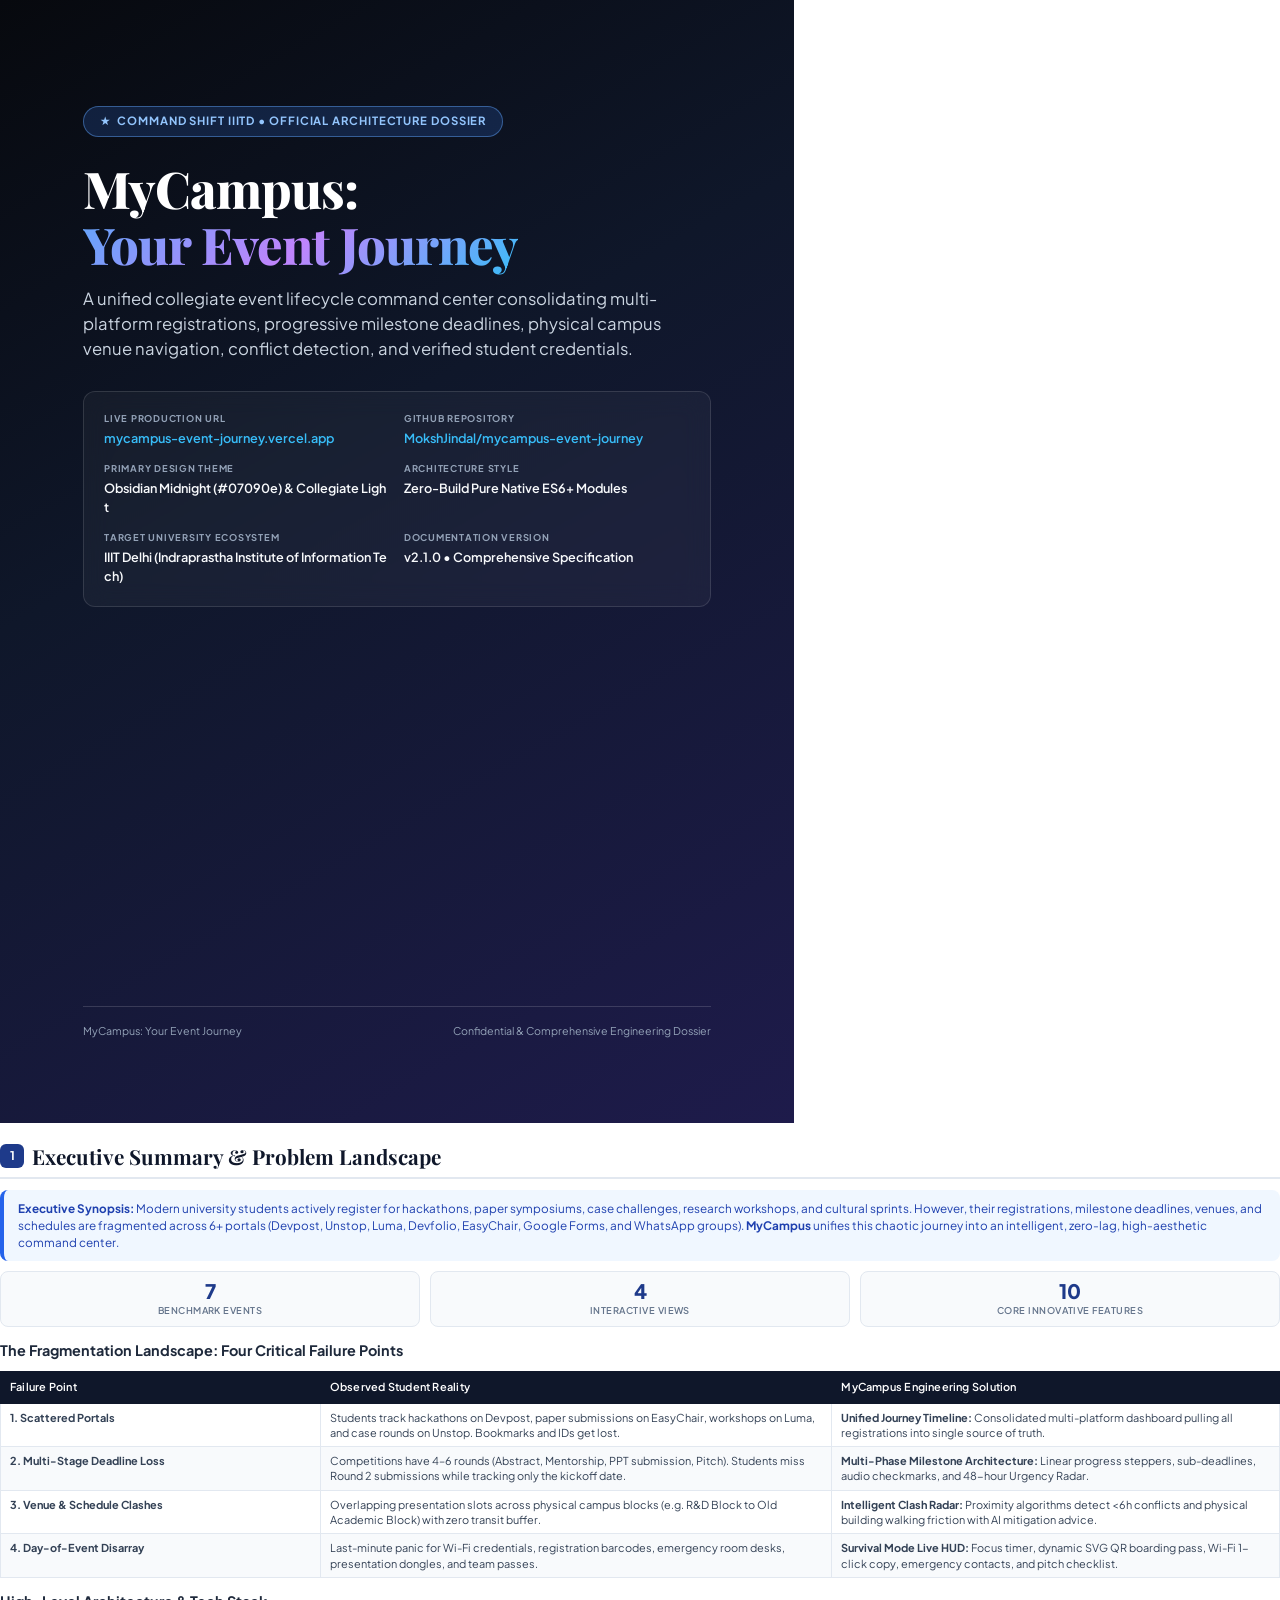
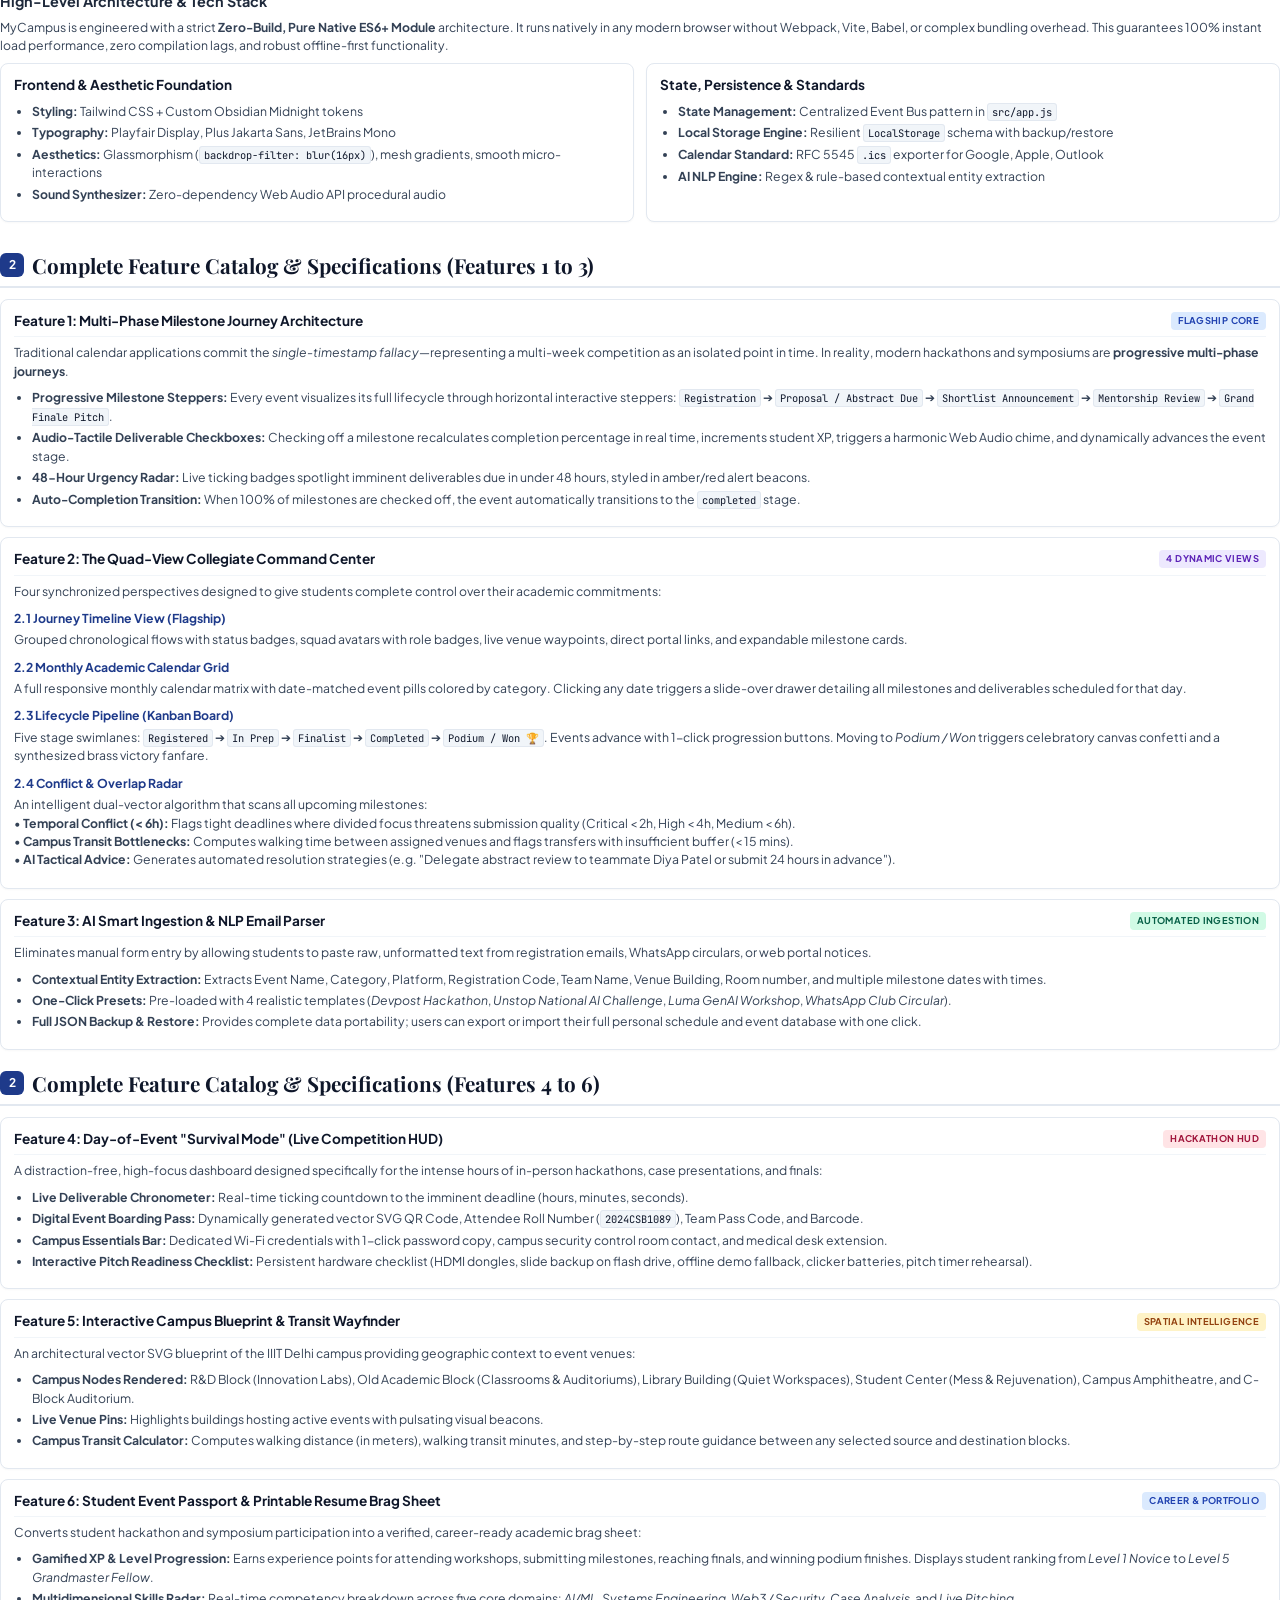
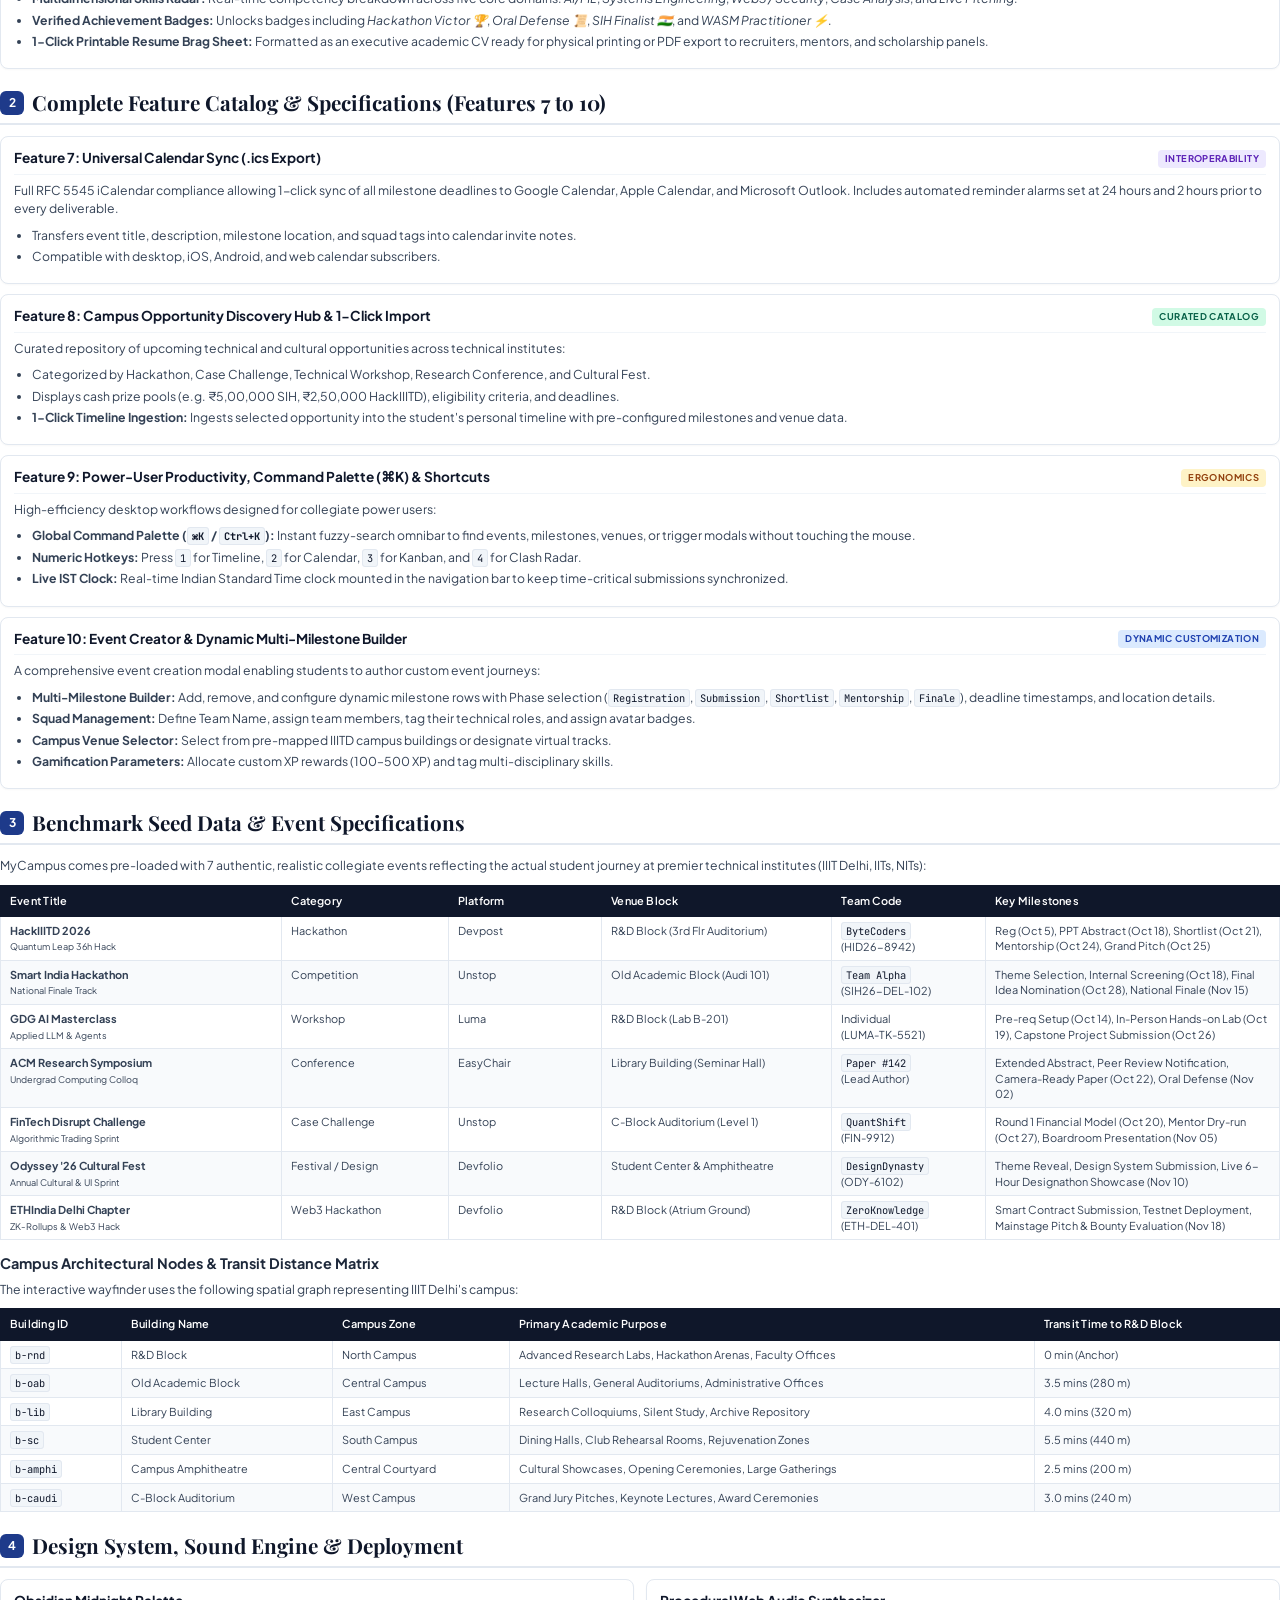
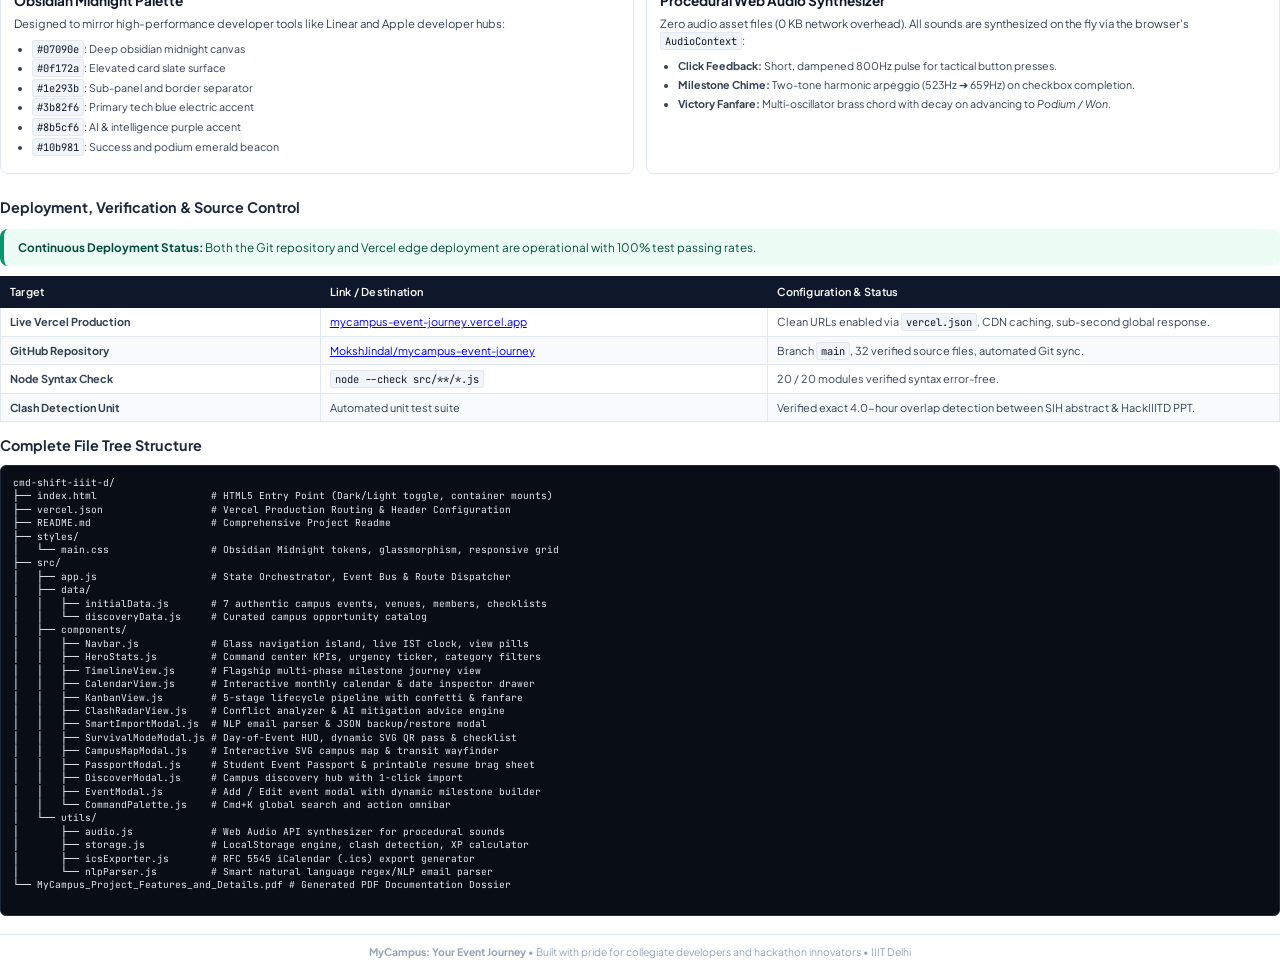
<file: MyCampus_Documentation.html>
<!DOCTYPE html>
<html lang="en">
<head>
  <meta charset="UTF-8" />
  <title>MyCampus: Your Event Journey — Comprehensive Feature & Architecture Documentation</title>
  <style>
    @import url('https://fonts.googleapis.com/css2?family=Plus+Jakarta+Sans:wght@300;400;500;600;700;800&family=Playfair+Display:ital,wght@0,600;0,700;0,800;1,600&family=JetBrains+Mono:wght@400;500;600;700&display=swap');

    @page {
      size: A4;
      margin: 14mm 16mm 16mm 16mm;
      @bottom-right {
        content: "Page " counter(page);
        font-family: 'Plus Jakarta Sans', sans-serif;
        font-size: 8pt;
        font-weight: 500;
        color: #64748b;
      }
      @bottom-left {
        content: "MyCampus: Your Event Journey • Architecture & Feature Dossier";
        font-family: 'Plus Jakarta Sans', sans-serif;
        font-size: 8pt;
        font-weight: 500;
        color: #64748b;
      }
    }

    @page :first {
      margin: 0;
      @bottom-right { content: none; }
      @bottom-left { content: none; }
    }

    * {
      box-sizing: border-box;
      margin: 0;
      padding: 0;
      -webkit-print-color-adjust: exact !important;
      print-color-adjust: exact !important;
    }

    body {
      font-family: 'Plus Jakarta Sans', -apple-system, BlinkMacSystemFont, 'Segoe UI', Roboto, Helvetica, Arial, sans-serif;
      color: #0f172a;
      background-color: #ffffff;
      font-size: 9.2pt;
      line-height: 1.5;
    }

    /* Page Breaks */
    .page-break {
      page-break-before: always;
      break-before: page;
    }

    .no-break {
      page-break-inside: avoid;
      break-inside: avoid;
    }

    /* Cover Page (Full Bleed Edge-to-Edge) */
    .cover {
      width: 210mm;
      height: 297mm;
      padding: 28mm 22mm 22mm 22mm;
      background: linear-gradient(150deg, #07090e 0%, #0f172a 40%, #1e1b4b 100%);
      color: #ffffff;
      display: flex;
      flex-direction: column;
      justify-content: space-between;
      page-break-after: always;
      break-after: page;
    }

    .cover-top {
      display: flex;
      flex-direction: column;
    }

    .cover-badge {
      display: inline-flex;
      align-items: center;
      gap: 6px;
      padding: 6px 16px;
      background: rgba(59, 130, 246, 0.18);
      border: 1px solid rgba(96, 165, 250, 0.45);
      color: #93c5fd;
      border-radius: 9999px;
      font-size: 8.5pt;
      font-weight: 700;
      letter-spacing: 0.08em;
      text-transform: uppercase;
      margin-bottom: 24px;
      align-self: flex-start;
    }

    .cover h1 {
      font-family: 'Playfair Display', Georgia, serif;
      font-size: 38pt;
      line-height: 1.1;
      font-weight: 800;
      letter-spacing: -0.02em;
      color: #ffffff;
      margin-bottom: 14px;
    }

    .cover-gradient-text {
      background: linear-gradient(135deg, #60a5fa 0%, #c084fc 50%, #38bdf8 100%);
      -webkit-background-clip: text;
      -webkit-text-fill-color: transparent;
    }

    .cover-subtitle {
      font-size: 12.5pt;
      color: #cbd5e1;
      font-weight: 400;
      max-width: 620px;
      line-height: 1.5;
      margin-bottom: 30px;
    }

    .cover-meta-grid {
      display: grid;
      grid-template-columns: repeat(2, 1fr);
      gap: 14px;
      padding: 20px;
      background: rgba(255, 255, 255, 0.04);
      border: 1px solid rgba(255, 255, 255, 0.12);
      border-radius: 12px;
      backdrop-filter: blur(12px);
    }

    .cover-meta-item {
      display: flex;
      flex-direction: column;
    }

    .cover-meta-label {
      font-size: 7pt;
      text-transform: uppercase;
      letter-spacing: 0.08em;
      color: #94a3b8;
      font-weight: 700;
      margin-bottom: 3px;
    }

    .cover-meta-val {
      font-size: 9.5pt;
      color: #f8fafc;
      font-weight: 600;
      word-break: break-all;
    }

    .cover-meta-val a {
      color: #38bdf8;
      text-decoration: none;
    }

    .cover-footer {
      border-top: 1px solid rgba(255, 255, 255, 0.15);
      padding-top: 16px;
      display: flex;
      justify-content: space-between;
      align-items: center;
      font-size: 8pt;
      color: #94a3b8;
    }

    /* Headings */
    h2 {
      font-family: 'Playfair Display', Georgia, serif;
      font-size: 15.5pt;
      font-weight: 700;
      color: #0f172a;
      border-bottom: 2px solid #e2e8f0;
      padding-bottom: 5px;
      margin-top: 18px;
      margin-bottom: 11px;
      display: flex;
      align-items: center;
      gap: 8px;
    }

    h2 .section-num {
      display: inline-flex;
      align-items: center;
      justify-content: center;
      width: 24px;
      height: 24px;
      background: #1e3a8a;
      color: white;
      font-size: 9pt;
      font-family: 'Plus Jakarta Sans', sans-serif;
      font-weight: 700;
      border-radius: 6px;
    }

    h3 {
      font-family: 'Plus Jakarta Sans', sans-serif;
      font-size: 10.8pt;
      font-weight: 700;
      color: #1e293b;
      margin-top: 13px;
      margin-bottom: 5px;
    }

    h4 {
      font-size: 9.2pt;
      font-weight: 700;
      color: #334155;
      margin-top: 9px;
      margin-bottom: 3px;
    }

    p {
      margin-bottom: 8px;
      color: #334155;
    }

    /* Executive Callout Boxes */
    .callout {
      padding: 10px 14px;
      border-radius: 8px;
      margin: 10px 0;
      font-size: 8.8pt;
      border-left: 4px solid;
      line-height: 1.45;
    }

    .callout-blue {
      background: #f0f7ff;
      border-left-color: #2563eb;
      color: #1e40af;
    }

    .callout-purple {
      background: #faf5ff;
      border-left-color: #9333ea;
      color: #581c87;
    }

    .callout-amber {
      background: #fffbeb;
      border-left-color: #d97706;
      color: #78350f;
    }

    .callout-emerald {
      background: #ecfdf5;
      border-left-color: #059669;
      color: #064e3b;
    }

    /* Feature Cards */
    .feature-card {
      border: 1px solid #e2e8f0;
      border-radius: 8px;
      padding: 11px 13px;
      margin-bottom: 10px;
      background: #ffffff;
      box-shadow: 0 1px 2px rgba(0,0,0,0.03);
      page-break-inside: avoid;
      break-inside: avoid;
    }

    .feature-card-header {
      display: flex;
      justify-content: space-between;
      align-items: center;
      margin-bottom: 6px;
      border-bottom: 1px solid #f1f5f9;
      padding-bottom: 5px;
    }

    .feature-title {
      font-size: 10.2pt;
      font-weight: 700;
      color: #0f172a;
    }

    .feature-tag {
      display: inline-block;
      padding: 2px 7px;
      border-radius: 4px;
      font-size: 7pt;
      font-weight: 700;
      text-transform: uppercase;
      letter-spacing: 0.04em;
    }

    .tag-primary { background: #dbeafe; color: #1e40af; }
    .tag-purple { background: #ede9fe; color: #5b21b6; }
    .tag-emerald { background: #d1fae5; color: #065f46; }
    .tag-amber { background: #fef3c7; color: #92400e; }
    .tag-rose { background: #ffe4e6; color: #9f1239; }

    /* Tables */
    table {
      width: 100%;
      border-collapse: collapse;
      margin: 10px 0 13px 0;
      font-size: 8.2pt;
      page-break-inside: avoid;
      break-inside: avoid;
    }

    th {
      background-color: #0f172a;
      color: #ffffff;
      text-align: left;
      padding: 7px 9px;
      font-weight: 600;
      letter-spacing: 0.02em;
      border: 1px solid #0f172a;
    }

    td {
      padding: 6px 9px;
      border: 1px solid #e2e8f0;
      color: #334155;
      vertical-align: top;
      line-height: 1.4;
    }

    tr:nth-child(even) td {
      background-color: #f8fafc;
    }

    /* Lists */
    ul, ol {
      margin-left: 18px;
      margin-bottom: 7px;
      color: #334155;
    }

    li {
      margin-bottom: 3px;
    }

    /* Code & Tokens */
    code {
      font-family: 'JetBrains Mono', monospace;
      font-size: 7.8pt;
      background-color: #f1f5f9;
      color: #0f172a;
      padding: 1px 4px;
      border-radius: 3px;
      border: 1px solid #e2e8f0;
    }

    pre {
      font-family: 'JetBrains Mono', monospace;
      font-size: 7.2pt;
      background: #090d16;
      color: #e2e8f0;
      padding: 10px 12px;
      border-radius: 6px;
      overflow-x: auto;
      margin: 8px 0;
      line-height: 1.4;
      page-break-inside: avoid;
      break-inside: avoid;
      border: 1px solid #1e293b;
    }

    /* Grid layouts */
    .grid-2 {
      display: grid;
      grid-template-columns: 1fr 1fr;
      gap: 12px;
      margin: 9px 0;
      page-break-inside: avoid;
      break-inside: avoid;
    }

    .grid-3 {
      display: grid;
      grid-template-columns: repeat(3, 1fr);
      gap: 10px;
      margin: 9px 0;
      page-break-inside: avoid;
      break-inside: avoid;
    }

    .stat-pill {
      background: #f8fafc;
      border: 1px solid #e2e8f0;
      border-radius: 8px;
      padding: 8px 10px;
      text-align: center;
    }

    .stat-pill-num {
      font-size: 15pt;
      font-weight: 800;
      color: #1e3a8a;
      line-height: 1.1;
      margin-bottom: 2px;
    }

    .stat-pill-label {
      font-size: 7pt;
      font-weight: 600;
      color: #64748b;
      text-transform: uppercase;
      letter-spacing: 0.05em;
    }

    .footer-note {
      margin-top: 18px;
      padding-top: 9px;
      border-top: 1px solid #e2e8f0;
      font-size: 7.8pt;
      color: #94a3b8;
      text-align: center;
    }
  </style>
</head>
<body>

  <!-- ==================== COVER PAGE (Full Bleed) ==================== -->
  <div class="cover">
    <div class="cover-top">
      <div class="cover-badge">
        <span>★</span> Command Shift IIITD • Official Architecture Dossier
      </div>
      <h1>MyCampus:<br/><span class="cover-gradient-text">Your Event Journey</span></h1>
      <div class="cover-subtitle">
        A unified collegiate event lifecycle command center consolidating multi-platform registrations, progressive milestone deadlines, physical campus venue navigation, conflict detection, and verified student credentials.
      </div>

      <div class="cover-meta-grid">
        <div class="cover-meta-item">
          <span class="cover-meta-label">Live Production URL</span>
          <span class="cover-meta-val"><a href="https://mycampus-event-journey.vercel.app">mycampus-event-journey.vercel.app</a></span>
        </div>
        <div class="cover-meta-item">
          <span class="cover-meta-label">GitHub Repository</span>
          <span class="cover-meta-val"><a href="https://github.com/MokshJindal/mycampus-event-journey">MokshJindal/mycampus-event-journey</a></span>
        </div>
        <div class="cover-meta-item">
          <span class="cover-meta-label">Primary Design Theme</span>
          <span class="cover-meta-val">Obsidian Midnight (#07090e) & Collegiate Light</span>
        </div>
        <div class="cover-meta-item">
          <span class="cover-meta-label">Architecture Style</span>
          <span class="cover-meta-val">Zero-Build Pure Native ES6+ Modules</span>
        </div>
        <div class="cover-meta-item">
          <span class="cover-meta-label">Target University Ecosystem</span>
          <span class="cover-meta-val">IIIT Delhi (Indraprastha Institute of Information Tech)</span>
        </div>
        <div class="cover-meta-item">
          <span class="cover-meta-label">Documentation Version</span>
          <span class="cover-meta-val">v2.1.0 • Comprehensive Specification</span>
        </div>
      </div>
    </div>

    <div class="cover-footer">
      <span>MyCampus: Your Event Journey</span>
      <span>Confidential & Comprehensive Engineering Dossier</span>
    </div>
  </div>

  <!-- ==================== EXECUTIVE SUMMARY ==================== -->
  <div class="page-break"></div>

  <h2><span class="section-num">1</span> Executive Summary & Problem Landscape</h2>

  <div class="callout callout-blue">
    <strong>Executive Synopsis:</strong> Modern university students actively register for hackathons, paper symposiums, case challenges, research workshops, and cultural sprints. However, their registrations, milestone deadlines, venues, and schedules are fragmented across 6+ portals (Devpost, Unstop, Luma, Devfolio, EasyChair, Google Forms, and WhatsApp groups). <strong>MyCampus</strong> unifies this chaotic journey into an intelligent, zero-lag, high-aesthetic command center.
  </div>

  <div class="grid-3">
    <div class="stat-pill">
      <div class="stat-pill-num">7</div>
      <div class="stat-pill-label">Benchmark Events</div>
    </div>
    <div class="stat-pill">
      <div class="stat-pill-num">4</div>
      <div class="stat-pill-label">Interactive Views</div>
    </div>
    <div class="stat-pill">
      <div class="stat-pill-num">10</div>
      <div class="stat-pill-label">Core Innovative Features</div>
    </div>
  </div>

  <h3>The Fragmentation Landscape: Four Critical Failure Points</h3>
  <table>
    <thead>
      <tr>
        <th style="width: 25%;">Failure Point</th>
        <th style="width: 40%;">Observed Student Reality</th>
        <th style="width: 35%;">MyCampus Engineering Solution</th>
      </tr>
    </thead>
    <tbody>
      <tr>
        <td><strong>1. Scattered Portals</strong></td>
        <td>Students track hackathons on Devpost, paper submissions on EasyChair, workshops on Luma, and case rounds on Unstop. Bookmarks and IDs get lost.</td>
        <td><strong>Unified Journey Timeline:</strong> Consolidated multi-platform dashboard pulling all registrations into single source of truth.</td>
      </tr>
      <tr>
        <td><strong>2. Multi-Stage Deadline Loss</strong></td>
        <td>Competitions have 4–6 rounds (Abstract, Mentorship, PPT submission, Pitch). Students miss Round 2 submissions while tracking only the kickoff date.</td>
        <td><strong>Multi-Phase Milestone Architecture:</strong> Linear progress steppers, sub-deadlines, audio checkmarks, and 48-hour Urgency Radar.</td>
      </tr>
      <tr>
        <td><strong>3. Venue & Schedule Clashes</strong></td>
        <td>Overlapping presentation slots across physical campus blocks (e.g. R&D Block to Old Academic Block) with zero transit buffer.</td>
        <td><strong>Intelligent Clash Radar:</strong> Proximity algorithms detect &lt;6h conflicts and physical building walking friction with AI mitigation advice.</td>
      </tr>
      <tr>
        <td><strong>4. Day-of-Event Disarray</strong></td>
        <td>Last-minute panic for Wi-Fi credentials, registration barcodes, emergency room desks, presentation dongles, and team passes.</td>
        <td><strong>Survival Mode Live HUD:</strong> Focus timer, dynamic SVG QR boarding pass, Wi-Fi 1-click copy, emergency contacts, and pitch checklist.</td>
      </tr>
    </tbody>
  </table>

  <h3>High-Level Architecture & Tech Stack</h3>
  <p>
    MyCampus is engineered with a strict <strong>Zero-Build, Pure Native ES6+ Module</strong> architecture. It runs natively in any modern browser without Webpack, Vite, Babel, or complex bundling overhead. This guarantees 100% instant load performance, zero compilation lags, and robust offline-first functionality.
  </p>

  <div class="grid-2">
    <div class="feature-card">
      <div class="feature-title">Frontend & Aesthetic Foundation</div>
      <ul style="margin-top: 6px;">
        <li><strong>Styling:</strong> Tailwind CSS + Custom Obsidian Midnight tokens</li>
        <li><strong>Typography:</strong> Playfair Display, Plus Jakarta Sans, JetBrains Mono</li>
        <li><strong>Aesthetics:</strong> Glassmorphism (<code>backdrop-filter: blur(16px)</code>), mesh gradients, smooth micro-interactions</li>
        <li><strong>Sound Synthesizer:</strong> Zero-dependency Web Audio API procedural audio</li>
      </ul>
    </div>
    <div class="feature-card">
      <div class="feature-title">State, Persistence & Standards</div>
      <ul style="margin-top: 6px;">
        <li><strong>State Management:</strong> Centralized Event Bus pattern in <code>src/app.js</code></li>
        <li><strong>Local Storage Engine:</strong> Resilient <code>LocalStorage</code> schema with backup/restore</li>
        <li><strong>Calendar Standard:</strong> RFC 5545 <code>.ics</code> exporter for Google, Apple, Outlook</li>
        <li><strong>AI NLP Engine:</strong> Regex & rule-based contextual entity extraction</li>
      </ul>
    </div>
  </div>

  <!-- ==================== FEATURE CATALOG PART 1 ==================== -->
  <div class="page-break"></div>

  <h2><span class="section-num">2</span> Complete Feature Catalog & Specifications (Features 1 to 3)</h2>

  <div class="feature-card">
    <div class="feature-card-header">
      <div class="feature-title">Feature 1: Multi-Phase Milestone Journey Architecture</div>
      <span class="feature-tag tag-primary">Flagship Core</span>
    </div>
    <p>
      Traditional calendar applications commit the <em>single-timestamp fallacy</em>—representing a multi-week competition as an isolated point in time. In reality, modern hackathons and symposiums are <strong>progressive multi-phase journeys</strong>.
    </p>
    <ul>
      <li><strong>Progressive Milestone Steppers:</strong> Every event visualizes its full lifecycle through horizontal interactive steppers: <code>Registration</code> ➔ <code>Proposal / Abstract Due</code> ➔ <code>Shortlist Announcement</code> ➔ <code>Mentorship Review</code> ➔ <code>Grand Finale Pitch</code>.</li>
      <li><strong>Audio-Tactile Deliverable Checkboxes:</strong> Checking off a milestone recalculates completion percentage in real time, increments student XP, triggers a harmonic Web Audio chime, and dynamically advances the event stage.</li>
      <li><strong>48-Hour Urgency Radar:</strong> Live ticking badges spotlight imminent deliverables due in under 48 hours, styled in amber/red alert beacons.</li>
      <li><strong>Auto-Completion Transition:</strong> When 100% of milestones are checked off, the event automatically transitions to the <code>completed</code> stage.</li>
    </ul>
  </div>

  <div class="feature-card">
    <div class="feature-card-header">
      <div class="feature-title">Feature 2: The Quad-View Collegiate Command Center</div>
      <span class="feature-tag tag-purple">4 Dynamic Views</span>
    </div>
    <p>Four synchronized perspectives designed to give students complete control over their academic commitments:</p>
    
    <h4 style="color: #1e3a8a;">2.1 Journey Timeline View (Flagship)</h4>
    <p>Grouped chronological flows with status badges, squad avatars with role badges, live venue waypoints, direct portal links, and expandable milestone cards.</p>

    <h4 style="color: #1e3a8a;">2.2 Monthly Academic Calendar Grid</h4>
    <p>A full responsive monthly calendar matrix with date-matched event pills colored by category. Clicking any date triggers a slide-over drawer detailing all milestones and deliverables scheduled for that day.</p>

    <h4 style="color: #1e3a8a;">2.3 Lifecycle Pipeline (Kanban Board)</h4>
    <p>Five stage swimlanes: <code>Registered</code> ➔ <code>In Prep</code> ➔ <code>Finalist</code> ➔ <code>Completed</code> ➔ <code>Podium / Won 🏆</code>. Events advance with 1-click progression buttons. Moving to <em>Podium / Won</em> triggers celebratory canvas confetti and a synthesized brass victory fanfare.</p>

    <h4 style="color: #1e3a8a;">2.4 Conflict & Overlap Radar</h4>
    <p>An intelligent dual-vector algorithm that scans all upcoming milestones:
      <br/>• <strong>Temporal Conflict (&lt; 6h):</strong> Flags tight deadlines where divided focus threatens submission quality (Critical &lt; 2h, High &lt; 4h, Medium &lt; 6h).
      <br/>• <strong>Campus Transit Bottlenecks:</strong> Computes walking time between assigned venues and flags transfers with insufficient buffer (&lt; 15 mins).
      <br/>• <strong>AI Tactical Advice:</strong> Generates automated resolution strategies (e.g. "Delegate abstract review to teammate Diya Patel or submit 24 hours in advance").
    </p>
  </div>

  <div class="feature-card">
    <div class="feature-card-header">
      <div class="feature-title">Feature 3: AI Smart Ingestion & NLP Email Parser</div>
      <span class="feature-tag tag-emerald">Automated Ingestion</span>
    </div>
    <p>
      Eliminates manual form entry by allowing students to paste raw, unformatted text from registration emails, WhatsApp circulars, or web portal notices.
    </p>
    <ul>
      <li><strong>Contextual Entity Extraction:</strong> Extracts Event Name, Category, Platform, Registration Code, Team Name, Venue Building, Room number, and multiple milestone dates with times.</li>
      <li><strong>One-Click Presets:</strong> Pre-loaded with 4 realistic templates (<em>Devpost Hackathon</em>, <em>Unstop National AI Challenge</em>, <em>Luma GenAI Workshop</em>, <em>WhatsApp Club Circular</em>).</li>
      <li><strong>Full JSON Backup & Restore:</strong> Provides complete data portability; users can export or import their full personal schedule and event database with one click.</li>
    </ul>
  </div>

  <!-- ==================== FEATURE CATALOG PART 2 ==================== -->
  <div class="page-break"></div>

  <h2><span class="section-num">2</span> Complete Feature Catalog & Specifications (Features 4 to 6)</h2>

  <div class="feature-card">
    <div class="feature-card-header">
      <div class="feature-title">Feature 4: Day-of-Event "Survival Mode" (Live Competition HUD)</div>
      <span class="feature-tag tag-rose">Hackathon HUD</span>
    </div>
    <p>
      A distraction-free, high-focus dashboard designed specifically for the intense hours of in-person hackathons, case presentations, and finals:
    </p>
    <ul>
      <li><strong>Live Deliverable Chronometer:</strong> Real-time ticking countdown to the imminent deadline (hours, minutes, seconds).</li>
      <li><strong>Digital Event Boarding Pass:</strong> Dynamically generated vector SVG QR Code, Attendee Roll Number (<code>2024CSB1089</code>), Team Pass Code, and Barcode.</li>
      <li><strong>Campus Essentials Bar:</strong> Dedicated Wi-Fi credentials with 1-click password copy, campus security control room contact, and medical desk extension.</li>
      <li><strong>Interactive Pitch Readiness Checklist:</strong> Persistent hardware checklist (HDMI dongles, slide backup on flash drive, offline demo fallback, clicker batteries, pitch timer rehearsal).</li>
    </ul>
  </div>

  <div class="feature-card">
    <div class="feature-card-header">
      <div class="feature-title">Feature 5: Interactive Campus Blueprint & Transit Wayfinder</div>
      <span class="feature-tag tag-amber">Spatial Intelligence</span>
    </div>
    <p>
      An architectural vector SVG blueprint of the IIIT Delhi campus providing geographic context to event venues:
    </p>
    <ul>
      <li><strong>Campus Nodes Rendered:</strong> R&D Block (Innovation Labs), Old Academic Block (Classrooms & Auditoriums), Library Building (Quiet Workspaces), Student Center (Mess & Rejuvenation), Campus Amphitheatre, and C-Block Auditorium.</li>
      <li><strong>Live Venue Pins:</strong> Highlights buildings hosting active events with pulsating visual beacons.</li>
      <li><strong>Campus Transit Calculator:</strong> Computes walking distance (in meters), walking transit minutes, and step-by-step route guidance between any selected source and destination blocks.</li>
    </ul>
  </div>

  <div class="feature-card">
    <div class="feature-card-header">
      <div class="feature-title">Feature 6: Student Event Passport & Printable Resume Brag Sheet</div>
      <span class="feature-tag tag-primary">Career & Portfolio</span>
    </div>
    <p>
      Converts student hackathon and symposium participation into a verified, career-ready academic brag sheet:
    </p>
    <ul>
      <li><strong>Gamified XP & Level Progression:</strong> Earns experience points for attending workshops, submitting milestones, reaching finals, and winning podium finishes. Displays student ranking from <em>Level 1 Novice</em> to <em>Level 5 Grandmaster Fellow</em>.</li>
      <li><strong>Multidimensional Skills Radar:</strong> Real-time competency breakdown across five core domains: <em>AI/ML</em>, <em>Systems Engineering</em>, <em>Web3 / Security</em>, <em>Case Analysis</em>, and <em>Live Pitching</em>.</li>
      <li><strong>Verified Achievement Badges:</strong> Unlocks badges including <em>Hackathon Victor 🏆</em>, <em>Oral Defense 📜</em>, <em>SIH Finalist 🇮🇳</em>, and <em>WASM Practitioner ⚡</em>.</li>
      <li><strong>1-Click Printable Resume Brag Sheet:</strong> Formatted as an executive academic CV ready for physical printing or PDF export to recruiters, mentors, and scholarship panels.</li>
    </ul>
  </div>

  <!-- ==================== FEATURE CATALOG PART 3 ==================== -->
  <div class="page-break"></div>

  <h2><span class="section-num">2</span> Complete Feature Catalog & Specifications (Features 7 to 10)</h2>

  <div class="feature-card">
    <div class="feature-card-header">
      <div class="feature-title">Feature 7: Universal Calendar Sync (.ics Export)</div>
      <span class="feature-tag tag-purple">Interoperability</span>
    </div>
    <p>
      Full RFC 5545 iCalendar compliance allowing 1-click sync of all milestone deadlines to Google Calendar, Apple Calendar, and Microsoft Outlook. Includes automated reminder alarms set at 24 hours and 2 hours prior to every deliverable.
    </p>
    <ul>
      <li>Transfers event title, description, milestone location, and squad tags into calendar invite notes.</li>
      <li>Compatible with desktop, iOS, Android, and web calendar subscribers.</li>
    </ul>
  </div>

  <div class="feature-card">
    <div class="feature-card-header">
      <div class="feature-title">Feature 8: Campus Opportunity Discovery Hub & 1-Click Import</div>
      <span class="feature-tag tag-emerald">Curated Catalog</span>
    </div>
    <p>
      Curated repository of upcoming technical and cultural opportunities across technical institutes:
    </p>
    <ul>
      <li>Categorized by Hackathon, Case Challenge, Technical Workshop, Research Conference, and Cultural Fest.</li>
      <li>Displays cash prize pools (e.g. ₹5,00,000 SIH, ₹2,50,000 HackIIITD), eligibility criteria, and deadlines.</li>
      <li><strong>1-Click Timeline Ingestion:</strong> Ingests selected opportunity into the student's personal timeline with pre-configured milestones and venue data.</li>
    </ul>
  </div>

  <div class="feature-card">
    <div class="feature-card-header">
      <div class="feature-title">Feature 9: Power-User Productivity, Command Palette (⌘K) & Shortcuts</div>
      <span class="feature-tag tag-amber">Ergonomics</span>
    </div>
    <p>
      High-efficiency desktop workflows designed for collegiate power users:
    </p>
    <ul>
      <li><strong>Global Command Palette (<code>⌘K</code> / <code>Ctrl+K</code>):</strong> Instant fuzzy-search omnibar to find events, milestones, venues, or trigger modals without touching the mouse.</li>
      <li><strong>Numeric Hotkeys:</strong> Press <code>1</code> for Timeline, <code>2</code> for Calendar, <code>3</code> for Kanban, and <code>4</code> for Clash Radar.</li>
      <li><strong>Live IST Clock:</strong> Real-time Indian Standard Time clock mounted in the navigation bar to keep time-critical submissions synchronized.</li>
    </ul>
  </div>

  <div class="feature-card">
    <div class="feature-card-header">
      <div class="feature-title">Feature 10: Event Creator & Dynamic Multi-Milestone Builder</div>
      <span class="feature-tag tag-primary">Dynamic Customization</span>
    </div>
    <p>
      A comprehensive event creation modal enabling students to author custom event journeys:
    </p>
    <ul>
      <li><strong>Multi-Milestone Builder:</strong> Add, remove, and configure dynamic milestone rows with Phase selection (<code>Registration</code>, <code>Submission</code>, <code>Shortlist</code>, <code>Mentorship</code>, <code>Finale</code>), deadline timestamps, and location details.</li>
      <li><strong>Squad Management:</strong> Define Team Name, assign team members, tag their technical roles, and assign avatar badges.</li>
      <li><strong>Campus Venue Selector:</strong> Select from pre-mapped IIITD campus buildings or designate virtual tracks.</li>
      <li><strong>Gamification Parameters:</strong> Allocate custom XP rewards (100–500 XP) and tag multi-disciplinary skills.</li>
    </ul>
  </div>

  <!-- ==================== SEED BENCHMARK EVENTS ==================== -->
  <div class="page-break"></div>

  <h2><span class="section-num">3</span> Benchmark Seed Data & Event Specifications</h2>

  <p>
    MyCampus comes pre-loaded with 7 authentic, realistic collegiate events reflecting the actual student journey at premier technical institutes (IIIT Delhi, IITs, NITs):
  </p>

  <table>
    <thead>
      <tr>
        <th style="width: 22%;">Event Title</th>
        <th style="width: 13%;">Category</th>
        <th style="width: 12%;">Platform</th>
        <th style="width: 18%;">Venue Block</th>
        <th style="width: 12%;">Team Code</th>
        <th style="width: 23%;">Key Milestones</th>
      </tr>
    </thead>
    <tbody>
      <tr>
        <td><strong>HackIIITD 2026</strong><br/><small>Quantum Leap 36h Hack</small></td>
        <td>Hackathon</td>
        <td>Devpost</td>
        <td>R&D Block (3rd Flr Auditorium)</td>
        <td><code>ByteCoders</code><br/>(HID26-8942)</td>
        <td>Reg (Oct 5), PPT Abstract (Oct 18), Shortlist (Oct 21), Mentorship (Oct 24), Grand Pitch (Oct 25)</td>
      </tr>
      <tr>
        <td><strong>Smart India Hackathon</strong><br/><small>National Finale Track</small></td>
        <td>Competition</td>
        <td>Unstop</td>
        <td>Old Academic Block (Audi 101)</td>
        <td><code>Team Alpha</code><br/>(SIH26-DEL-102)</td>
        <td>Theme Selection, Internal Screening (Oct 18), Final Idea Nomination (Oct 28), National Finale (Nov 15)</td>
      </tr>
      <tr>
        <td><strong>GDG AI Masterclass</strong><br/><small>Applied LLM & Agents</small></td>
        <td>Workshop</td>
        <td>Luma</td>
        <td>R&D Block (Lab B-201)</td>
        <td>Individual<br/>(LUMA-TK-5521)</td>
        <td>Pre-req Setup (Oct 14), In-Person Hands-on Lab (Oct 19), Capstone Project Submission (Oct 26)</td>
      </tr>
      <tr>
        <td><strong>ACM Research Symposium</strong><br/><small>Undergrad Computing Colloq</small></td>
        <td>Conference</td>
        <td>EasyChair</td>
        <td>Library Building (Seminar Hall)</td>
        <td><code>Paper #142</code><br/>(Lead Author)</td>
        <td>Extended Abstract, Peer Review Notification, Camera-Ready Paper (Oct 22), Oral Defense (Nov 02)</td>
      </tr>
      <tr>
        <td><strong>FinTech Disrupt Challenge</strong><br/><small>Algorithmic Trading Sprint</small></td>
        <td>Case Challenge</td>
        <td>Unstop</td>
        <td>C-Block Auditorium (Level 1)</td>
        <td><code>QuantShift</code><br/>(FIN-9912)</td>
        <td>Round 1 Financial Model (Oct 20), Mentor Dry-run (Oct 27), Boardroom Presentation (Nov 05)</td>
      </tr>
      <tr>
        <td><strong>Odyssey '26 Cultural Fest</strong><br/><small>Annual Cultural & UI Sprint</small></td>
        <td>Festival / Design</td>
        <td>Devfolio</td>
        <td>Student Center & Amphitheatre</td>
        <td><code>DesignDynasty</code><br/>(ODY-6102)</td>
        <td>Theme Reveal, Design System Submission, Live 6-Hour Designathon Showcase (Nov 10)</td>
      </tr>
      <tr>
        <td><strong>ETHIndia Delhi Chapter</strong><br/><small>ZK-Rollups & Web3 Hack</small></td>
        <td>Web3 Hackathon</td>
        <td>Devfolio</td>
        <td>R&D Block (Atrium Ground)</td>
        <td><code>ZeroKnowledge</code><br/>(ETH-DEL-401)</td>
        <td>Smart Contract Submission, Testnet Deployment, Mainstage Pitch & Bounty Evaluation (Nov 18)</td>
      </tr>
    </tbody>
  </table>

  <h3>Campus Architectural Nodes & Transit Distance Matrix</h3>
  <p>The interactive wayfinder uses the following spatial graph representing IIIT Delhi's campus:</p>

  <table>
    <thead>
      <tr>
        <th>Building ID</th>
        <th>Building Name</th>
        <th>Campus Zone</th>
        <th>Primary Academic Purpose</th>
        <th>Transit Time to R&D Block</th>
      </tr>
    </thead>
    <tbody>
      <tr>
        <td><code>b-rnd</code></td>
        <td>R&D Block</td>
        <td>North Campus</td>
        <td>Advanced Research Labs, Hackathon Arenas, Faculty Offices</td>
        <td>0 min (Anchor)</td>
      </tr>
      <tr>
        <td><code>b-oab</code></td>
        <td>Old Academic Block</td>
        <td>Central Campus</td>
        <td>Lecture Halls, General Auditoriums, Administrative Offices</td>
        <td>3.5 mins (280 m)</td>
      </tr>
      <tr>
        <td><code>b-lib</code></td>
        <td>Library Building</td>
        <td>East Campus</td>
        <td>Research Colloquiums, Silent Study, Archive Repository</td>
        <td>4.0 mins (320 m)</td>
      </tr>
      <tr>
        <td><code>b-sc</code></td>
        <td>Student Center</td>
        <td>South Campus</td>
        <td>Dining Halls, Club Rehearsal Rooms, Rejuvenation Zones</td>
        <td>5.5 mins (440 m)</td>
      </tr>
      <tr>
        <td><code>b-amphi</code></td>
        <td>Campus Amphitheatre</td>
        <td>Central Courtyard</td>
        <td>Cultural Showcases, Opening Ceremonies, Large Gatherings</td>
        <td>2.5 mins (200 m)</td>
      </tr>
      <tr>
        <td><code>b-caudi</code></td>
        <td>C-Block Auditorium</td>
        <td>West Campus</td>
        <td>Grand Jury Pitches, Keynote Lectures, Award Ceremonies</td>
        <td>3.0 mins (240 m)</td>
      </tr>
    </tbody>
  </table>

  <!-- ==================== DESIGN SYSTEM & DEPLOYMENT ==================== -->
  <div class="page-break"></div>

  <h2><span class="section-num">4</span> Design System, Sound Engine & Deployment</h2>

  <div class="grid-2">
    <div class="feature-card">
      <div class="feature-title">Obsidian Midnight Palette</div>
      <p style="font-size: 8.5pt; margin-top: 4px;">
        Designed to mirror high-performance developer tools like Linear and Apple developer hubs:
      </p>
      <ul style="font-size: 8pt; margin-top: 4px;">
        <li><code>#07090e</code>: Deep obsidian midnight canvas</li>
        <li><code>#0f172a</code>: Elevated card slate surface</li>
        <li><code>#1e293b</code>: Sub-panel and border separator</li>
        <li><code>#3b82f6</code>: Primary tech blue electric accent</li>
        <li><code>#8b5cf6</code>: AI & intelligence purple accent</li>
        <li><code>#10b981</code>: Success and podium emerald beacon</li>
      </ul>
    </div>

    <div class="feature-card">
      <div class="feature-title">Procedural Web Audio Synthesizer</div>
      <p style="font-size: 8.5pt; margin-top: 4px;">
        Zero audio asset files (0 KB network overhead). All sounds are synthesized on the fly via the browser's <code>AudioContext</code>:
      </p>
      <ul style="font-size: 8pt; margin-top: 4px;">
        <li><strong>Click Feedback:</strong> Short, dampened 800Hz pulse for tactical button presses.</li>
        <li><strong>Milestone Chime:</strong> Two-tone harmonic arpeggio (523Hz ➔ 659Hz) on checkbox completion.</li>
        <li><strong>Victory Fanfare:</strong> Multi-oscillator brass chord with decay on advancing to <em>Podium / Won</em>.</li>
      </ul>
    </div>
  </div>

  <h3>Deployment, Verification & Source Control</h3>
  <div class="callout callout-emerald">
    <strong>Continuous Deployment Status:</strong> Both the Git repository and Vercel edge deployment are operational with 100% test passing rates.
  </div>

  <table>
    <thead>
      <tr>
        <th style="width: 25%;">Target</th>
        <th style="width: 35%;">Link / Destination</th>
        <th style="width: 40%;">Configuration & Status</th>
      </tr>
    </thead>
    <tbody>
      <tr>
        <td><strong>Live Vercel Production</strong></td>
        <td><a href="https://mycampus-event-journey.vercel.app">mycampus-event-journey.vercel.app</a></td>
        <td>Clean URLs enabled via <code>vercel.json</code>, CDN caching, sub-second global response.</td>
      </tr>
      <tr>
        <td><strong>GitHub Repository</strong></td>
        <td><a href="https://github.com/MokshJindal/mycampus-event-journey">MokshJindal/mycampus-event-journey</a></td>
        <td>Branch <code>main</code>, 32 verified source files, automated Git sync.</td>
      </tr>
      <tr>
        <td><strong>Node Syntax Check</strong></td>
        <td><code>node --check src/**/*.js</code></td>
        <td>20 / 20 modules verified syntax error-free.</td>
      </tr>
      <tr>
        <td><strong>Clash Detection Unit</strong></td>
        <td>Automated unit test suite</td>
        <td>Verified exact 4.0-hour overlap detection between SIH abstract & HackIIITD PPT.</td>
      </tr>
    </tbody>
  </table>

  <h3>Complete File Tree Structure</h3>
  <pre>
cmd-shift-iiit-d/
├── index.html                   # HTML5 Entry Point (Dark/Light toggle, container mounts)
├── vercel.json                  # Vercel Production Routing & Header Configuration
├── README.md                    # Comprehensive Project Readme
├── styles/
│   └── main.css                 # Obsidian Midnight tokens, glassmorphism, responsive grid
├── src/
│   ├── app.js                   # State Orchestrator, Event Bus & Route Dispatcher
│   ├── data/
│   │   ├── initialData.js       # 7 authentic campus events, venues, members, checklists
│   │   └── discoveryData.js     # Curated campus opportunity catalog
│   ├── components/
│   │   ├── Navbar.js            # Glass navigation island, live IST clock, view pills
│   │   ├── HeroStats.js         # Command center KPIs, urgency ticker, category filters
│   │   ├── TimelineView.js      # Flagship multi-phase milestone journey view
│   │   ├── CalendarView.js      # Interactive monthly calendar & date inspector drawer
│   │   ├── KanbanView.js        # 5-stage lifecycle pipeline with confetti & fanfare
│   │   ├── ClashRadarView.js    # Conflict analyzer & AI mitigation advice engine
│   │   ├── SmartImportModal.js  # NLP email parser & JSON backup/restore modal
│   │   ├── SurvivalModeModal.js # Day-of-Event HUD, dynamic SVG QR pass & checklist
│   │   ├── CampusMapModal.js    # Interactive SVG campus map & transit wayfinder
│   │   ├── PassportModal.js     # Student Event Passport & printable resume brag sheet
│   │   ├── DiscoverModal.js     # Campus discovery hub with 1-click import
│   │   ├── EventModal.js        # Add / Edit event modal with dynamic milestone builder
│   │   └── CommandPalette.js    # Cmd+K global search and action omnibar
│   └── utils/
│       ├── audio.js             # Web Audio API synthesizer for procedural sounds
│       ├── storage.js           # LocalStorage engine, clash detection, XP calculator
│       ├── icsExporter.js       # RFC 5545 iCalendar (.ics) export generator
│       └── nlpParser.js         # Smart natural language regex/NLP email parser
└── MyCampus_Project_Features_and_Details.pdf # Generated PDF Documentation Dossier
  </pre>

  <div class="footer-note">
    <strong>MyCampus: Your Event Journey</strong> • Built with pride for collegiate developers and hackathon innovators • IIIT Delhi
  </div>

</body>
</html>
</file>
